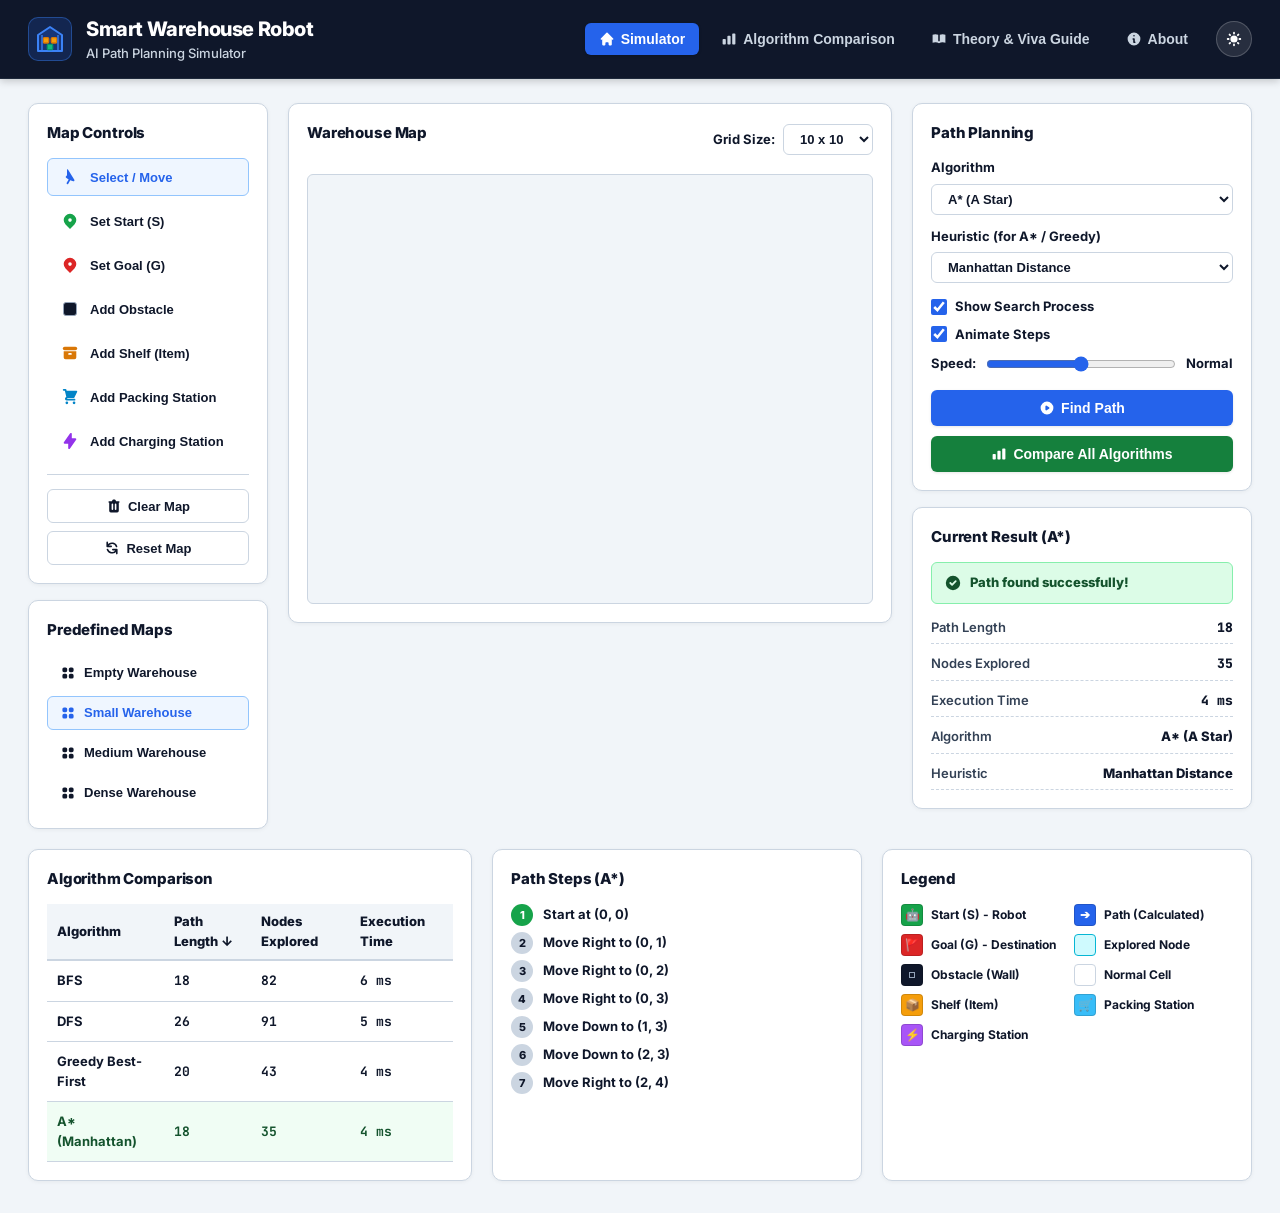
<file: templates/index.html>
<!DOCTYPE html>
<html lang="en">
<head>
    <meta charset="UTF-8">
    <meta name="viewport" content="width=device-width, initial-scale=1.0">
    <title>Smart Warehouse Robot — AI Path Planning Simulator</title>
    <link rel="preconnect" href="https://fonts.googleapis.com">
    <link rel="preconnect" href="https://fonts.gstatic.com" crossorigin>
    <link href="https://fonts.googleapis.com/css2?family=Inter:wght@400;500;600;700;800;900&family=JetBrains+Mono:wght@500;600;700;800&display=swap" rel="stylesheet">
    <link rel="stylesheet" href="/static/css/style.css">
</head>
<body class="theme-light">
    <!-- Main App Wrapper -->
    <div class="app-container">
        
        <!-- Header -->
        <header class="app-header">
            <div class="header-left">
                <div class="logo-badge">
                    <svg class="warehouse-icon" viewBox="0 0 48 48" fill="none" xmlns="http://www.w3.org/2000/svg">
                        <path d="M6 18L24 6L42 18V42H6V18Z" fill="#2563EB" opacity="0.25"/>
                        <path d="M6 18L24 6L42 18V42H6V18Z" stroke="#3B82F6" stroke-width="3" stroke-linecap="round" stroke-linejoin="round"/>
                        <rect x="14" y="22" width="8" height="8" rx="1.5" fill="#F59E0B" stroke="#D97706" stroke-width="2"/>
                        <rect x="26" y="22" width="8" height="8" rx="1.5" fill="#F59E0B" stroke="#D97706" stroke-width="2"/>
                        <rect x="20" y="32" width="8" height="8" rx="1.5" fill="#10B981" stroke="#059669" stroke-width="2"/>
                        <path d="M12 42V18M36 42V18" stroke="#3B82F6" stroke-width="2"/>
                    </svg>
                </div>
                <div class="brand-text">
                    <h1 class="brand-title">Smart Warehouse Robot</h1>
                    <p class="brand-subtitle">AI Path Planning Simulator</p>
                </div>
            </div>

            <!-- Clean Navigation Structure -->
            <nav class="header-nav">
                <button id="navSimulator" class="nav-btn active">
                    <svg viewBox="0 0 20 20" fill="currentColor" class="nav-icon"><path d="M10.707 2.293a1 1 0 00-1.414 0l-7 7a1 1 0 001.414 1.414L4 10.414V17a1 1 0 001 1h2a1 1 0 001-1v-2a1 1 0 011-1h2a1 1 0 011 1v2a1 1 0 001 1h2a1 1 0 001-1v-6.586l.293.293a1 1 0 001.414-1.414l-7-7z"/></svg>
                    Simulator
                </button>
                <button id="navComparison" class="nav-btn">
                    <svg viewBox="0 0 20 20" fill="currentColor" class="nav-icon"><path d="M2 11a1 1 0 011-1h2a1 1 0 011 1v5a1 1 0 01-1 1H3a1 1 0 01-1-1v-5zm6-4a1 1 0 011-1h2a1 1 0 011 1v9a1 1 0 01-1 1H9a1 1 0 01-1-1V7zm6-3a1 1 0 011-1h2a1 1 0 011 1v12a1 1 0 01-1 1h-2a1 1 0 01-1-1V4z"/></svg>
                    Algorithm Comparison
                </button>
                <button id="navTheory" class="nav-btn">
                    <svg viewBox="0 0 20 20" fill="currentColor" class="nav-icon"><path d="M9 4.804A7.968 7.968 0 005.5 4c-1.255 0-2.443.29-3.5.804v10A7.969 7.969 0 015.5 14c1.669 0 3.218.51 4.5 1.385A7.962 7.962 0 0114.5 14c1.255 0 2.443.29 3.5.804v-10A7.968 7.968 0 0014.5 4c-1.255 0-2.443.29-3.5.804V12a1 1 0 11-2 0V4.804z"/></svg>
                    Theory &amp; Viva Guide
                </button>
                <button id="navAbout" class="nav-btn">
                    <svg viewBox="0 0 20 20" fill="currentColor" class="nav-icon"><path fill-rule="evenodd" d="M18 10a8 8 0 11-16 0 8 8 0 0116 0zm-7-4a1 1 0 11-2 0 1 1 0 012 0zM9 9a1 1 0 000 2v3a1 1 0 001 1h1a1 1 0 100-2v-3a1 1 0 00-1-1H9z" clip-rule="evenodd"/></svg>
                    About
                </button>
                <button id="themeToggle" class="theme-btn" title="Toggle Light/Dark Theme">
                    <svg id="themeIcon" viewBox="0 0 20 20" fill="currentColor" class="theme-icon"><path fill-rule="evenodd" d="M10 2a1 1 0 011 1v1a1 1 0 11-2 0V3a1 1 0 011-1zm4 8a4 4 0 11-8 0 4 4 0 018 0zm-.464 4.95l.707.707a1 1 0 001.414-1.414l-.707-.707a1 1 0 00-1.414 1.414zm2.12-10.607a1 1 0 010 1.414l-.706.707a1 1 0 11-1.414-1.414l.707-.707a1 1 0 011.414 0zM17 11a1 1 0 100-2h-1a1 1 0 100 2h1zm-7 4a1 1 0 011 1v1a1 1 0 11-2 0v-1a1 1 0 011-1zM5.05 6.464A1 1 0 106.465 5.05l-.708-.707a1 1 0 00-1.414 1.414l.707.707zm1.414 8.486l-.707.707a1 1 0 01-1.414-1.414l.707-.707a1 1 0 011.414 1.414zM4 11a1 1 0 100-2H3a1 1 0 000 2h1z" clip-rule="evenodd"/></svg>
                </button>
            </nav>
        </header>

        <!-- Main Dashboard Layout -->
        <main class="dashboard-grid">
            
            <!-- Column 1: Map Tools & Presets -->
            <aside class="sidebar-left">
                <!-- Map Controls Card -->
                <div class="card map-controls-card">
                    <h2 class="card-heading">Map Controls</h2>
                    <div class="tools-list">
                        <button class="tool-btn active" data-tool="select">
                            <span class="tool-icon icon-select">
                                <svg viewBox="0 0 20 20" fill="currentColor"><path fill-rule="evenodd" d="M6.672 1.512a1 1 0 011.238.38l6.88 11.258a1 1 0 01-1.196 1.472l-3.327-.92-2.186 3.784a1 1 0 11-1.732-1l2.186-3.784-2.825-1.996a1 1 0 01-.038-1.614l1-1z" clip-rule="evenodd"/></svg>
                            </span>
                            <span class="tool-label">Select / Move</span>
                        </button>
                        <button class="tool-btn" data-tool="start">
                            <span class="tool-icon icon-start">
                                <svg viewBox="0 0 20 20" fill="currentColor"><path fill-rule="evenodd" d="M5.05 4.05a7 7 0 119.9 9.9L10 18.9l-4.95-4.95a7 7 0 010-9.9zM10 11a2 2 0 100-4 2 2 0 000 4z" clip-rule="evenodd"/></svg>
                            </span>
                            <span class="tool-label">Set Start (S)</span>
                        </button>
                        <button class="tool-btn" data-tool="goal">
                            <span class="tool-icon icon-goal">
                                <svg viewBox="0 0 20 20" fill="currentColor"><path fill-rule="evenodd" d="M5.05 4.05a7 7 0 119.9 9.9L10 18.9l-4.95-4.95a7 7 0 010-9.9zM10 11a2 2 0 100-4 2 2 0 000 4z" clip-rule="evenodd"/></svg>
                            </span>
                            <span class="tool-label">Set Goal (G)</span>
                        </button>
                        <button class="tool-btn" data-tool="obstacle">
                            <span class="tool-icon icon-obstacle">
                                <span class="obstacle-block"></span>
                            </span>
                            <span class="tool-label">Add Obstacle</span>
                        </button>
                        <button class="tool-btn" data-tool="shelf">
                            <span class="tool-icon icon-shelf">
                                <svg viewBox="0 0 20 20" fill="currentColor"><path d="M4 3a2 2 0 100 4h12a2 2 0 100-4H4z"/><path fill-rule="evenodd" d="M3 8h14v7a2 2 0 01-2 2H5a2 2 0 01-2-2V8zm5 3a1 1 0 011-1h2a1 1 0 110 2H9a1 1 0 01-1-1z" clip-rule="evenodd"/></svg>
                            </span>
                            <span class="tool-label">Add Shelf (Item)</span>
                        </button>
                        <button class="tool-btn" data-tool="packing">
                            <span class="tool-icon icon-packing">
                                <svg viewBox="0 0 20 20" fill="currentColor"><path d="M3 1a1 1 0 000 2h1.22l.305 1.222a.997.997 0 00.01.042l1.358 5.43-.893.892C3.74 11.846 4.632 14 6.414 14H15a1 1 0 100-2H6.414l1-1H14a1 1 0 00.894-.553l3-6A1 1 0 0017 3H6.28l-.33-1.32A1 1 0 005 1H3zM16 16.5a1.5 1.5 0 11-3 0 1.5 1.5 0 013 0zM6.5 18a1.5 1.5 0 100-3 1.5 1.5 0 000 3z"/></svg>
                            </span>
                            <span class="tool-label">Add Packing Station</span>
                        </button>
                        <button class="tool-btn" data-tool="charging">
                            <span class="tool-icon icon-charging">
                                <svg viewBox="0 0 20 20" fill="currentColor"><path fill-rule="evenodd" d="M11.3 1.046A1 1 0 0112 2v5h4a1 1 0 01.82 1.573l-7 10A1 1 0 018 18v-5H4a1 1 0 01-.82-1.573l7-10a1 1 0 011.12-.381z" clip-rule="evenodd"/></svg>
                            </span>
                            <span class="tool-label">Add Charging Station</span>
                        </button>
                    </div>

                    <div class="divider"></div>

                    <div class="action-buttons-list">
                        <button id="btnClearMap" class="action-btn">
                            <svg viewBox="0 0 20 20" fill="currentColor" class="btn-icon"><path fill-rule="evenodd" d="M9 2a1 1 0 00-.894.553L7.382 4H4a1 1 0 000 2v10a2 2 0 002 2h8a2 2 0 002-2V6a1 1 0 100-2h-3.382l-.724-1.447A1 1 0 0011 2H9zM7 8a1 1 0 012 0v6a1 1 0 11-2 0V8zm5-1a1 1 0 00-1 1v6a1 1 0 102 0V8a1 1 0 00-1-1z" clip-rule="evenodd"/></svg>
                            Clear Map
                        </button>
                        <button id="btnResetMap" class="action-btn">
                            <svg viewBox="0 0 20 20" fill="currentColor" class="btn-icon"><path fill-rule="evenodd" d="M4 2a1 1 0 011 1v2.101a7.002 7.002 0 0111.601 2.566 1 1 0 11-1.885.666A5.002 5.002 0 005.999 7H9a1 1 0 010 2H4a1 1 0 01-1-1V3a1 1 0 011-1zm.008 9.057a1 1 0 011.276.61A5.002 5.002 0 0014.001 13H11a1 1 0 110-2h5a1 1 0 011 1v5a1 1 0 11-2 0v-2.101a7.002 7.002 0 01-11.601-2.566 1 1 0 01.61-1.276z" clip-rule="evenodd"/></svg>
                            Reset Map
                        </button>
                    </div>
                </div>

                <!-- Predefined Maps Card -->
                <div class="card predefined-maps-card">
                    <h2 class="card-heading">Predefined Maps</h2>
                    <div class="presets-list">
                        <button class="preset-btn" data-preset="empty">
                            <svg viewBox="0 0 20 20" fill="currentColor" class="preset-icon"><path d="M5 3a2 2 0 00-2 2v2a2 2 0 002 2h2a2 2 0 002-2V5a2 2 0 00-2-2H5zM5 11a2 2 0 00-2 2v2a2 2 0 002 2h2a2 2 0 002-2v-2a2 2 0 00-2-2H5zM11 5a2 2 0 012-2h2a2 2 0 012 2v2a2 2 0 01-2 2h-2a2 2 0 01-2-2V5zM11 13a2 2 0 012-2h2a2 2 0 012 2v2a2 2 0 01-2 2h-2a2 2 0 01-2-2v-2z"/></svg>
                            Empty Warehouse
                        </button>
                        <button class="preset-btn active" data-preset="small">
                            <svg viewBox="0 0 20 20" fill="currentColor" class="preset-icon"><path d="M5 3a2 2 0 00-2 2v2a2 2 0 002 2h2a2 2 0 002-2V5a2 2 0 00-2-2H5zM5 11a2 2 0 00-2 2v2a2 2 0 002 2h2a2 2 0 002-2v-2a2 2 0 00-2-2H5zM11 5a2 2 0 012-2h2a2 2 0 012 2v2a2 2 0 01-2 2h-2a2 2 0 01-2-2V5zM11 13a2 2 0 012-2h2a2 2 0 012 2v2a2 2 0 01-2 2h-2a2 2 0 01-2-2v-2z"/></svg>
                            Small Warehouse
                        </button>
                        <button class="preset-btn" data-preset="medium">
                            <svg viewBox="0 0 20 20" fill="currentColor" class="preset-icon"><path d="M5 3a2 2 0 00-2 2v2a2 2 0 002 2h2a2 2 0 002-2V5a2 2 0 00-2-2H5zM5 11a2 2 0 00-2 2v2a2 2 0 002 2h2a2 2 0 002-2v-2a2 2 0 00-2-2H5zM11 5a2 2 0 012-2h2a2 2 0 012 2v2a2 2 0 01-2 2h-2a2 2 0 01-2-2V5zM11 13a2 2 0 012-2h2a2 2 0 012 2v2a2 2 0 01-2 2h-2a2 2 0 01-2-2v-2z"/></svg>
                            Medium Warehouse
                        </button>
                        <button class="preset-btn" data-preset="dense">
                            <svg viewBox="0 0 20 20" fill="currentColor" class="preset-icon"><path d="M5 3a2 2 0 00-2 2v2a2 2 0 002 2h2a2 2 0 002-2V5a2 2 0 00-2-2H5zM5 11a2 2 0 00-2 2v2a2 2 0 002 2h2a2 2 0 002-2v-2a2 2 0 00-2-2H5zM11 5a2 2 0 012-2h2a2 2 0 012 2v2a2 2 0 01-2 2h-2a2 2 0 01-2-2V5zM11 13a2 2 0 012-2h2a2 2 0 012 2v2a2 2 0 01-2 2h-2a2 2 0 01-2-2v-2z"/></svg>
                            Dense Warehouse
                        </button>
                    </div>
                </div>
            </aside>

            <!-- Column 2: Center Warehouse Grid -->
            <section class="main-workspace">
                <div class="card grid-card">
                    <div class="grid-card-header">
                        <h2 class="card-heading">Warehouse Map</h2>
                        <div class="grid-size-selector">
                            <label for="selectGridSize">Grid Size:</label>
                            <select id="selectGridSize" class="custom-select">
                                <option value="4x4">4 x 4</option>
                                <option value="5x5">5 x 5</option>
                                <option value="6x6">6 x 6</option>
                                <option value="10x10" selected>10 x 10</option>
                            </select>
                        </div>
                    </div>

                    <!-- Interactive Grid Container -->
                    <div class="grid-wrapper">
                        <div id="warehouseGrid" class="warehouse-grid" role="grid" aria-label="Warehouse Navigation Grid">
                            <!-- Cells dynamically rendered via JavaScript -->
                        </div>
                    </div>
                </div>
            </section>

            <!-- Column 3: Path Planning & Results -->
            <aside class="sidebar-right">
                <!-- Path Planning Controls Card -->
                <div class="card planning-card">
                    <h2 class="card-heading">Path Planning</h2>
                    
                    <div class="form-group">
                        <label for="selectAlgorithm">Algorithm</label>
                        <select id="selectAlgorithm" class="custom-select full-width">
                            <option value="astar" selected>A* (A Star)</option>
                            <option value="bfs">Breadth-First Search (BFS)</option>
                            <option value="dfs">Depth-First Search (DFS)</option>
                            <option value="greedy">Greedy Best-First Search</option>
                        </select>
                    </div>

                    <div class="form-group" id="heuristicGroup">
                        <label for="selectHeuristic">Heuristic (for A* / Greedy)</label>
                        <select id="selectHeuristic" class="custom-select full-width">
                            <option value="manhattan" selected>Manhattan Distance</option>
                            <option value="euclidean">Euclidean Distance</option>
                            <option value="chebyshev">Chebyshev Distance</option>
                        </select>
                    </div>

                    <div class="options-row">
                        <label class="checkbox-label">
                            <input type="checkbox" id="chkShowSearchProcess" checked>
                            <span>Show Search Process</span>
                        </label>
                        <label class="checkbox-label">
                            <input type="checkbox" id="chkAnimateSteps" checked>
                            <span>Animate Steps</span>
                        </label>
                    </div>

                    <div class="speed-control-row">
                        <label for="speedSlider">Speed:</label>
                        <input type="range" id="speedSlider" min="1" max="5" value="3" class="slider">
                        <span id="speedValueText">Normal</span>
                    </div>

                    <div class="primary-actions">
                        <button id="btnFindPath" class="btn-primary">
                            <svg viewBox="0 0 20 20" fill="currentColor" class="btn-icon"><path fill-rule="evenodd" d="M10 18a8 8 0 100-16 8 8 0 000 16zM9.555 7.168A1 1 0 008 8v4a1 1 0 001.555.832l3-2a1 1 0 000-1.664l-3-2z" clip-rule="evenodd"/></svg>
                            Find Path
                        </button>
                        <button id="btnCompareAll" class="btn-success">
                            <svg viewBox="0 0 20 20" fill="currentColor" class="btn-icon"><path d="M2 11a1 1 0 011-1h2a1 1 0 011 1v5a1 1 0 01-1 1H3a1 1 0 01-1-1v-5zm6-4a1 1 0 011-1h2a1 1 0 011 1v9a1 1 0 01-1 1H9a1 1 0 01-1-1V7zm6-3a1 1 0 011-1h2a1 1 0 011 1v12a1 1 0 01-1 1h-2a1 1 0 01-1-1V4z"/></svg>
                            Compare All Algorithms
                        </button>
                    </div>
                </div>

                <!-- Current Result Card -->
                <div class="card result-card">
                    <h2 id="resultHeading" class="card-heading">Current Result (A*)</h2>
                    
                    <div id="statusBanner" class="status-banner banner-success">
                        <svg class="status-icon" viewBox="0 0 20 20" fill="currentColor"><path fill-rule="evenodd" d="M10 18a8 8 0 100-16 8 8 0 000 16zm3.707-9.293a1 1 0 00-1.414-1.414L9 10.586 7.707 9.293a1 1 0 00-1.414 1.414l2 2a1 1 0 001.414 0l4-4z" clip-rule="evenodd"/></svg>
                        <span id="statusMessage">Path found successfully!</span>
                    </div>

                    <div class="metrics-table">
                        <div class="metric-row">
                            <span class="metric-label">Path Length</span>
                            <span id="statPathLength" class="metric-value font-mono">18</span>
                        </div>
                        <div class="metric-row">
                            <span class="metric-label">Nodes Explored</span>
                            <span id="statNodesExplored" class="metric-value font-mono">35</span>
                        </div>
                        <div class="metric-row">
                            <span class="metric-label">Execution Time</span>
                            <span id="statExecTime" class="metric-value font-mono">4 ms</span>
                        </div>
                        <div class="metric-row">
                            <span class="metric-label">Algorithm</span>
                            <span id="statAlgorithm" class="metric-value">A* (A Star)</span>
                        </div>
                        <div class="metric-row">
                            <span class="metric-label">Heuristic</span>
                            <span id="statHeuristic" class="metric-value">Manhattan Distance</span>
                        </div>
                    </div>
                </div>
            </aside>
        </main>

        <!-- Bottom Row (3 Equal Cards) -->
        <section class="bottom-section">
            
            <!-- Bottom 1: Algorithm Comparison Table -->
            <div id="comparison-section" class="card comparison-card">
                <h3 class="card-heading">Algorithm Comparison</h3>
                <div class="table-container">
                    <table class="data-table">
                        <thead>
                            <tr>
                                <th>Algorithm</th>
                                <th>Path Length &darr;</th>
                                <th>Nodes Explored</th>
                                <th>Execution Time</th>
                            </tr>
                        </thead>
                        <tbody id="comparisonTableBody">
                            <tr id="rowBfs">
                                <td>BFS</td>
                                <td class="cost-cell">18</td>
                                <td>82</td>
                                <td>6 ms</td>
                            </tr>
                            <tr id="rowDfs">
                                <td>DFS</td>
                                <td class="cost-cell">26</td>
                                <td>91</td>
                                <td>5 ms</td>
                            </tr>
                            <tr id="rowGreedy">
                                <td>Greedy Best-First</td>
                                <td class="cost-cell">20</td>
                                <td>43</td>
                                <td>4 ms</td>
                            </tr>
                            <tr id="rowAstar" class="highlight-row">
                                <td><strong>A* (Manhattan)</strong></td>
                                <td class="cost-cell"><strong>18</strong></td>
                                <td><strong>35</strong></td>
                                <td><strong>4 ms</strong></td>
                            </tr>
                        </tbody>
                    </table>
                </div>
            </div>

            <!-- Bottom 2: Path Steps -->
            <div class="card path-steps-card">
                <h3 id="pathStepsHeading" class="card-heading">Path Steps (A*)</h3>
                <div id="stepsList" class="steps-container">
                    <div class="step-item">
                        <span class="step-num step-start">1</span>
                        <span class="step-desc">Start at (0, 0)</span>
                    </div>
                    <div class="step-item">
                        <span class="step-num">2</span>
                        <span class="step-desc">Move Right to (0, 1)</span>
                    </div>
                    <div class="step-item">
                        <span class="step-num">3</span>
                        <span class="step-desc">Move Right to (0, 2)</span>
                    </div>
                    <div class="step-item">
                        <span class="step-num">4</span>
                        <span class="step-desc">Move Right to (0, 3)</span>
                    </div>
                    <div class="step-item">
                        <span class="step-num">5</span>
                        <span class="step-desc">Move Down to (1, 3)</span>
                    </div>
                    <div class="step-item">
                        <span class="step-num">6</span>
                        <span class="step-desc">Move Down to (2, 3)</span>
                    </div>
                    <div class="step-item">
                        <span class="step-num">7</span>
                        <span class="step-desc">Move Right to (2, 4)</span>
                    </div>
                </div>
            </div>

            <!-- Bottom 3: Legend (High Contrast) -->
            <div class="card legend-card">
                <h3 class="card-heading">Legend</h3>
                <div class="legend-grid">
                    <div class="legend-item">
                        <span class="legend-swatch swatch-start">
                            <span class="robot-mini-icon">🤖</span>
                        </span>
                        <span class="legend-label">Start (S) - Robot</span>
                    </div>
                    <div class="legend-item">
                        <span class="legend-swatch swatch-path">
                            <span style="font-weight: 900; color: #fff;">➔</span>
                        </span>
                        <span class="legend-label">Path (Calculated)</span>
                    </div>
                    <div class="legend-item">
                        <span class="legend-swatch swatch-goal">
                            <span class="flag-mini-icon">🚩</span>
                        </span>
                        <span class="legend-label">Goal (G) - Destination</span>
                    </div>
                    <div class="legend-item">
                        <span class="legend-swatch swatch-explored"></span>
                        <span class="legend-label">Explored Node</span>
                    </div>
                    <div class="legend-item">
                        <span class="legend-swatch swatch-obstacle">
                            <span style="display:inline-block; width:6px; height:6px; border:1px solid #94a3b8;"></span>
                        </span>
                        <span class="legend-label">Obstacle (Wall)</span>
                    </div>
                    <div class="legend-item">
                        <span class="legend-swatch swatch-normal"></span>
                        <span class="legend-label">Normal Cell</span>
                    </div>
                    <div class="legend-item">
                        <span class="legend-swatch swatch-shelf">
                            <span class="shelf-mini-icon">📦</span>
                        </span>
                        <span class="legend-label">Shelf (Item)</span>
                    </div>
                    <div class="legend-item">
                        <span class="legend-swatch swatch-packing">
                            <span class="cart-mini-icon">🛒</span>
                        </span>
                        <span class="legend-label">Packing Station</span>
                    </div>
                    <div class="legend-item">
                        <span class="legend-swatch swatch-charging">
                            <span class="bolt-mini-icon">⚡</span>
                        </span>
                        <span class="legend-label">Charging Station</span>
                    </div>
                </div>
            </div>
        </section>

        <!-- 1. COMPLETE ABOUT MODAL -->
        <div id="aboutModal" class="modal-backdrop" style="display: none;">
            <div class="modal-dialog">
                <div class="modal-header">
                    <h3 class="modal-title">About Smart Warehouse Robot</h3>
                    <button id="btnCloseAboutModal" class="modal-close-btn">&times;</button>
                </div>
                <div class="modal-body" style="display: flex; flex-direction: column; gap: 18px;">
                    <div>
                        <h4 style="color: var(--primary-blue); font-size: 1rem; font-weight: 800; margin-bottom: 6px;">Project Overview</h4>
                        <p style="font-size: 0.85rem; font-weight: 500; line-height: 1.6;">
                            Smart Warehouse Robot is an educational AI path-planning simulator developed for computer engineering students. It simulates an autonomous mobile warehouse robot navigating a 2D floor grid while avoiding obstacles and storage shelves.
                        </p>
                    </div>

                    <div style="background: var(--bg-page); padding: 14px; border-radius: var(--radius-md); border: 1px solid var(--border-color);">
                        <h4 style="font-size: 0.9rem; font-weight: 800; margin-bottom: 6px;">Key Educational Objectives</h4>
                        <ul style="font-size: 0.8rem; font-weight: 600; padding-left: 18px; line-height: 1.6;">
                            <li>Demonstrate classical AI search algorithms (uninformed vs. informed).</li>
                            <li>Visualize robot navigation and path wavefronts in real time.</li>
                            <li>Empirically benchmark and compare algorithm performance.</li>
                            <li>Understand the role and mathematical admissibility of heuristics in discrete grid search.</li>
                        </ul>
                    </div>

                    <div>
                        <h4 style="font-size: 0.9rem; font-weight: 800; margin-bottom: 8px;">Technology Stack</h4>
                        <div style="display: grid; grid-template-columns: repeat(auto-fit, minmax(130px, 1fr)); gap: 10px;">
                            <div style="background: var(--bg-page); padding: 10px; border-radius: var(--radius-sm); border: 1px solid var(--border-color); font-size: 0.75rem;">
                                <strong style="color: var(--primary-blue); display: block; margin-bottom: 4px;">Python 3</strong>
                                AI search engines using deque and heapq.
                            </div>
                            <div style="background: var(--bg-page); padding: 10px; border-radius: var(--radius-sm); border: 1px solid var(--border-color); font-size: 0.75rem;">
                                <strong style="color: var(--success-green); display: block; margin-bottom: 4px;">Flask</strong>
                                REST API routes for pathfinding and benchmarking.
                            </div>
                            <div style="background: var(--bg-page); padding: 10px; border-radius: var(--radius-sm); border: 1px solid var(--border-color); font-size: 0.75rem;">
                                <strong style="color: #d97706; display: block; margin-bottom: 4px;">HTML5</strong>
                                Semantic page structure and accessible layout.
                            </div>
                            <div style="background: var(--bg-page); padding: 10px; border-radius: var(--radius-sm); border: 1px solid var(--border-color); font-size: 0.75rem;">
                                <strong style="color: #7c3aed; display: block; margin-bottom: 4px;">CSS3</strong>
                                High-contrast WCAG AA responsive design.
                            </div>
                            <div style="background: var(--bg-page); padding: 10px; border-radius: var(--radius-sm); border: 1px solid var(--border-color); font-size: 0.75rem;">
                                <strong style="color: #0284c7; display: block; margin-bottom: 4px;">Vanilla JS</strong>
                                Fetch API communication and grid animations.
                            </div>
                        </div>
                    </div>

                    <div>
                        <h4 style="font-size: 0.9rem; font-weight: 800; margin-bottom: 6px;">How to Use (8-Step Guide)</h4>
                        <ol style="font-size: 0.8rem; font-weight: 600; padding-left: 20px; line-height: 1.6;">
                            <li>Select a warehouse grid size (4×4, 5×5, 6×6, or 10×10).</li>
                            <li>Choose a map preset or draw a custom floor plan.</li>
                            <li>Set the robot start (S) and destination goal (G).</li>
                            <li>Place obstacles (blocked walls) and shelves (items).</li>
                            <li>Choose an AI search algorithm and distance heuristic.</li>
                            <li>Click "Find Path" to execute the algorithm in Python.</li>
                            <li>View explored nodes, the final route, and performance metrics.</li>
                            <li>Click "Compare All Algorithms" to compare empirical results side-by-side.</li>
                        </ol>
                    </div>

                    <div style="background: rgba(245, 158, 11, 0.1); border: 1px solid #f59e0b; padding: 12px; border-radius: var(--radius-sm); font-size: 0.8rem; font-weight: 600;">
                        <strong>Scope & Limitations:</strong> This application is a software simulation, not a physical hardware controller. Execution times in milliseconds vary according to local computer specs and thread load.
                    </div>

                    <div style="display: flex; justify-content: space-between; align-items: center; border-top: 1px solid var(--border-color); padding-top: 14px;">
                        <span style="font-size: 0.8rem; font-weight: 600; color: var(--text-muted);">College submission bundle:</span>
                        <a href="/api/download-project" download="smart-warehouse-ai-project.zip" class="btn-primary" style="text-decoration: none; padding: 8px 16px; font-size: 0.8rem;">
                            Download Project .ZIP
                        </a>
                    </div>
                </div>
            </div>
        </div>

        <!-- 2. REDESIGNED THEORY & VIVA GUIDE MODAL -->
        <div id="theoryModal" class="modal-backdrop" style="display: none;">
            <div class="modal-dialog">
                <div class="modal-header">
                    <h3 class="modal-title">AI Search Theory &amp; Viva Voce Guide</h3>
                    <button id="btnCloseModal" class="modal-close-btn">&times;</button>
                </div>
                <div class="modal-body" style="display: flex; flex-direction: column; gap: 16px;">
                    
                    <!-- 4 Distinct Algorithm Cards -->
                    <div style="display: grid; grid-template-columns: repeat(auto-fit, minmax(280px, 1fr)); gap: 12px;">
                        <div class="theory-card" style="border-left: 5px solid #2563eb;">
                            <h4 style="color: #2563eb;">1. Breadth-First Search (BFS)</h4>
                            <p><strong>Concept:</strong> Explores level-by-level outward from start.</p>
                            <p><strong>Frontier:</strong> FIFO Queue (<code>collections.deque</code>)</p>
                            <p><strong>Optimality:</strong> Guaranteed shortest path on unweighted grid.</p>
                            <p><strong>Complexity:</strong> Time: O(V + E), Space: O(V)</p>
                        </div>

                        <div class="theory-card" style="border-left: 5px solid #9333ea;">
                            <h4 style="color: #9333ea;">2. Depth-First Search (DFS)</h4>
                            <p><strong>Concept:</strong> Explores deeply along one branch before backtracking.</p>
                            <p><strong>Frontier:</strong> LIFO Stack (Python list <code>pop()</code>)</p>
                            <p><strong>Optimality:</strong> Not guaranteed (frequently finds non-optimal detours).</p>
                            <p><strong>Complexity:</strong> Time: O(V + E), Space: O(V)</p>
                        </div>

                        <div class="theory-card" style="border-left: 5px solid #d97706;">
                            <h4 style="color: #d97706;">3. Greedy Best-First Search</h4>
                            <p><strong>Concept:</strong> Prioritizes nodes closest to destination using h(n).</p>
                            <p><strong>Frontier:</strong> Priority Queue (<code>heapq</code> sorted by h(n))</p>
                            <p><strong>Optimality:</strong> Not guaranteed (can be misled by obstacles).</p>
                            <p><strong>Evaluation:</strong> f(n) = h(n)</p>
                        </div>

                        <div class="theory-card" style="border-left: 5px solid #16a34a;">
                            <h4 style="color: #16a34a;">4. A* Search (A Star)</h4>
                            <p><strong>Concept:</strong> Combines past cost g(n) with estimated remaining cost h(n).</p>
                            <p><strong>Frontier:</strong> Priority Queue (<code>heapq</code> sorted by f(n))</p>
                            <p><strong>Optimality:</strong> Guaranteed optimal with admissible heuristic.</p>
                            <p><strong>Formula:</strong> <code>f(n) = g(n) + h(n)</code></p>
                        </div>
                    </div>

                    <!-- Formulas Box -->
                    <div style="background: #0f172a; color: #fff; padding: 14px; border-radius: var(--radius-md); font-family: var(--font-mono); font-size: 0.8rem;">
                        <p style="color: #4ade80; font-weight: bold; margin-bottom: 4px;">f(n) = g(n) + h(n)</p>
                        <p style="font-family: var(--font-sans); color: #cbd5e1; font-size: 0.75rem; margin-bottom: 8px;">
                            g(n) = actual cost from start to cell n. &nbsp;|&nbsp; h(n) = estimated heuristic cost to goal.
                        </p>
                        <p style="color: #38bdf8; font-weight: bold; margin-bottom: 4px;">Manhattan Distance: h(n) = |r - r_goal| + |c - c_goal|</p>
                        <p style="font-family: var(--font-sans); color: #cbd5e1; font-size: 0.75rem;">
                            Exact minimum orthogonal moves on 4-directional grids without diagonal steps (admissible and consistent).
                        </p>
                    </div>

                    <!-- Comparison Table -->
                    <div>
                        <h4 style="font-size: 0.9rem; font-weight: 800; margin-bottom: 6px;">Algorithm Comparison Summary</h4>
                        <table class="data-table" style="border: 1px solid var(--border-color); border-radius: var(--radius-sm); font-size: 0.75rem;">
                            <thead>
                                <tr>
                                    <th>Algorithm</th>
                                    <th>Data Structure</th>
                                    <th>Shortest Path Guaranteed?</th>
                                    <th>Main Idea</th>
                                </tr>
                            </thead>
                            <tbody>
                                <tr>
                                    <td style="color: #2563eb; font-weight: bold;">BFS</td>
                                    <td>Queue</td>
                                    <td style="color: var(--success-green); font-weight: bold;">Yes (unweighted grid)</td>
                                    <td>Explore level by level</td>
                                </tr>
                                <tr>
                                    <td style="color: #9333ea; font-weight: bold;">DFS</td>
                                    <td>Stack</td>
                                    <td style="color: var(--danger-red); font-weight: bold;">No</td>
                                    <td>Explore deeply, then backtrack</td>
                                </tr>
                                <tr>
                                    <td style="color: #d97706; font-weight: bold;">Greedy Best-First</td>
                                    <td>Priority queue</td>
                                    <td style="color: var(--danger-red); font-weight: bold;">No</td>
                                    <td>Move toward the estimated goal</td>
                                </tr>
                                <tr style="background: rgba(22, 163, 74, 0.1);">
                                    <td style="color: #16a34a; font-weight: 900;">A*</td>
                                    <td>Priority queue</td>
                                    <td style="color: var(--success-green); font-weight: 900;">Yes (under appropriate conditions)</td>
                                    <td>Combine actual and estimated cost</td>
                                </tr>
                            </tbody>
                        </table>
                    </div>

                    <!-- 13 Viva Questions -->
                    <div>
                        <h4 style="font-size: 0.9rem; font-weight: 800; margin-bottom: 6px;">13 Viva Voce Questions &amp; Model Answers</h4>
                        <div id="vivaList" style="display: flex; flex-direction: column; gap: 8px;">
                            <!-- Populated dynamically via JS with click-to-expand accordion -->
                        </div>
                    </div>

                </div>
            </div>
        </div>

    </div>

    <!-- Script loading -->
    <script src="/static/js/script.js"></script>
</body>
</html>
</file>
<file: static/css/style.css>
/* ==========================================================================
   Smart Warehouse Robot — High-Contrast Modern Dashboard Stylesheet
   WCAG AA Compliant • Light & Dark Themes
   ========================================================================== */

:root {
    --bg-page: #f1f5f9;
    --bg-card: #ffffff;
    --border-color: #cbd5e1;
    --border-subtle: #94a3b8;
    
    /* High Contrast Typography */
    --text-main: #0f172a;
    --text-secondary: #1e293b;
    --text-muted: #334155;
    --text-heading: #0f172a;
    
    --header-bg: #0f172a;
    --header-border: #1e293b;
    
    --primary-blue: #2563eb;
    --primary-blue-hover: #1d4ed8;
    --primary-blue-light: #eff6ff;
    --primary-blue-border: #93c5fd;
    
    --success-green: #15803d;
    --success-green-hover: #166534;
    --success-green-light: #dcfce7;
    --success-green-text: #14532d;
    
    --danger-red: #dc2626;
    --danger-red-light: #fee2e2;
    --danger-red-text: #7f1d1d;
    
    /* Warehouse Elements */
    --obstacle-color: #0f172a;
    --obstacle-border: #020617;
    --shelf-color: #f59e0b;
    --shelf-border: #d97706;
    --packing-color: #38bdf8;
    --charging-color: #a855f7;
    --explored-color: #cffafe;
    --path-color: #2563eb;

    --font-sans: 'Inter', -apple-system, BlinkMacSystemFont, "Segoe UI", Roboto, sans-serif;
    --font-mono: 'JetBrains Mono', monospace;
    --radius-sm: 6px;
    --radius-md: 10px;
    --radius-lg: 14px;
}

body.theme-dark {
    --bg-page: #0b1329;
    --bg-card: #131f37;
    --border-color: #334155;
    --border-subtle: #475569;
    
    --text-main: #f8fafc;
    --text-secondary: #e2e8f0;
    --text-muted: #94a3b8;
    --text-heading: #ffffff;
    
    --header-bg: #080e1e;
    --header-border: #1e293b;
    
    --primary-blue: #3b82f6;
    --primary-blue-hover: #2563eb;
    --primary-blue-light: #172554;
    --primary-blue-border: #1d4ed8;
    
    --obstacle-color: #475569;
    --obstacle-border: #64748b;
    --explored-color: #083344;
    --path-color: #2563eb;
}

* {
    box-sizing: border-box;
    margin: 0;
    padding: 0;
}

body {
    background-color: var(--bg-page);
    color: var(--text-main);
    font-family: var(--font-sans);
    line-height: 1.5;
    min-height: 100vh;
    transition: background-color 0.2s ease, color 0.2s ease;
}

.app-container {
    max-width: 1440px;
    margin: 0 auto;
    padding-bottom: 32px;
}

/* ==========================================================================
   Header Navigation
   ========================================================================== */

.app-header {
    background-color: var(--header-bg);
    border-bottom: 1px solid var(--header-border);
    color: #ffffff;
    display: flex;
    justify-content: space-between;
    align-items: center;
    padding: 14px 28px;
    position: sticky;
    top: 0;
    z-index: 50;
    box-shadow: 0 2px 8px rgba(0, 0, 0, 0.2);
}

.header-left {
    display: flex;
    align-items: center;
    gap: 14px;
}

.logo-badge {
    width: 44px;
    height: 44px;
    background: rgba(37, 99, 235, 0.2);
    border: 1px solid rgba(59, 130, 246, 0.4);
    border-radius: var(--radius-md);
    display: flex;
    align-items: center;
    justify-content: center;
}

.warehouse-icon {
    width: 32px;
    height: 32px;
}

.brand-title {
    font-size: 1.25rem;
    font-weight: 800;
    letter-spacing: -0.02em;
    color: #ffffff;
}

.brand-subtitle {
    font-size: 0.8125rem;
    color: #cbd5e1;
    font-weight: 500;
}

.header-nav {
    display: flex;
    align-items: center;
    gap: 8px;
}

.nav-btn {
    background: transparent;
    color: #cbd5e1;
    border: none;
    font-size: 0.875rem;
    font-weight: 700;
    padding: 8px 14px;
    border-radius: var(--radius-sm);
    cursor: pointer;
    display: flex;
    align-items: center;
    gap: 6px;
    transition: all 0.15s ease;
}

.nav-btn:hover {
    color: #ffffff;
    background: rgba(255, 255, 255, 0.12);
}

.nav-btn.active {
    background: #2563eb;
    color: #ffffff;
    box-shadow: 0 1px 3px rgba(0, 0, 0, 0.2);
}

.nav-icon {
    width: 16px;
    height: 16px;
}

.theme-btn {
    background: rgba(255, 255, 255, 0.1);
    color: #ffffff;
    border: 1px solid rgba(255, 255, 255, 0.2);
    width: 36px;
    height: 36px;
    border-radius: 50%;
    cursor: pointer;
    display: flex;
    align-items: center;
    justify-content: center;
    transition: all 0.15s ease;
    margin-left: 6px;
}

.theme-btn:hover {
    background: rgba(255, 255, 255, 0.25);
}

.theme-icon {
    width: 18px;
    height: 18px;
}

/* ==========================================================================
   Dashboard Grid Layout
   ========================================================================== */

.dashboard-grid {
    display: grid;
    grid-template-columns: 240px 1fr 340px;
    gap: 20px;
    padding: 24px 28px 20px;
    align-items: start;
}

.card {
    background: var(--bg-card);
    border: 1px solid var(--border-color);
    border-radius: var(--radius-md);
    padding: 18px;
    box-shadow: 0 1px 4px rgba(0, 0, 0, 0.05);
}

.card-heading {
    font-size: 0.9375rem;
    font-weight: 800;
    color: var(--text-heading);
    margin-bottom: 14px;
    letter-spacing: -0.01em;
}

.divider {
    height: 1px;
    background: var(--border-color);
    margin: 14px 0;
}

/* ==========================================================================
   Sidebar Left: Map Controls & Presets
   ========================================================================== */

.sidebar-left {
    display: flex;
    flex-direction: column;
    gap: 16px;
}

.tools-list {
    display: flex;
    flex-direction: column;
    gap: 6px;
}

.tool-btn {
    display: flex;
    align-items: center;
    gap: 10px;
    width: 100%;
    padding: 8px 12px;
    background: transparent;
    border: 1px solid transparent;
    border-radius: var(--radius-sm);
    font-size: 0.8125rem;
    font-weight: 700;
    color: var(--text-main);
    cursor: pointer;
    transition: all 0.15s ease;
    text-align: left;
}

.tool-btn:hover {
    background: var(--bg-page);
}

.tool-btn.active {
    background: var(--primary-blue-light);
    border-color: var(--primary-blue-border);
    color: var(--primary-blue);
    font-weight: 800;
}

.tool-icon {
    width: 20px;
    height: 20px;
    display: flex;
    align-items: center;
    justify-content: center;
}

.tool-icon svg {
    width: 18px;
    height: 18px;
}

.icon-start { color: #16a34a; }
.icon-goal { color: #dc2626; }
.icon-shelf { color: #d97706; }
.icon-packing { color: #0284c7; }
.icon-charging { color: #9333ea; }

.obstacle-block {
    display: inline-block;
    width: 14px;
    height: 14px;
    background: var(--obstacle-color);
    border: 1px solid var(--border-subtle);
    border-radius: 3px;
}

.action-buttons-list {
    display: flex;
    flex-direction: column;
    gap: 8px;
}

.action-btn {
    display: flex;
    align-items: center;
    justify-content: center;
    gap: 6px;
    width: 100%;
    padding: 8px;
    background: var(--bg-card);
    border: 1px solid var(--border-color);
    border-radius: var(--radius-sm);
    font-size: 0.8125rem;
    font-weight: 700;
    color: var(--text-main);
    cursor: pointer;
    transition: all 0.15s ease;
}

.action-btn:hover {
    background: var(--bg-page);
    border-color: var(--border-subtle);
}

.btn-icon {
    width: 16px;
    height: 16px;
}

.presets-list {
    display: flex;
    flex-direction: column;
    gap: 6px;
}

.preset-btn {
    display: flex;
    align-items: center;
    gap: 8px;
    width: 100%;
    padding: 8px 12px;
    background: transparent;
    border: 1px solid transparent;
    border-radius: var(--radius-sm);
    font-size: 0.8125rem;
    font-weight: 700;
    color: var(--text-main);
    cursor: pointer;
    transition: all 0.15s ease;
}

.preset-btn:hover {
    background: var(--bg-page);
}

.preset-btn.active {
    background: var(--primary-blue-light);
    border-color: var(--primary-blue-border);
    color: var(--primary-blue);
    font-weight: 800;
}

.preset-icon {
    width: 16px;
    height: 16px;
}

/* ==========================================================================
   Center Panel: Warehouse Grid
   ========================================================================== */

.main-workspace {
    display: flex;
    flex-direction: column;
}

.grid-card {
    min-height: 520px;
    display: flex;
    flex-direction: column;
}

.grid-card-header {
    display: flex;
    justify-content: space-between;
    align-items: center;
    margin-bottom: 16px;
}

.grid-size-selector {
    display: flex;
    align-items: center;
    gap: 8px;
    font-size: 0.8125rem;
    font-weight: 700;
    color: var(--text-main);
}

.custom-select {
    background: var(--bg-card);
    border: 1px solid var(--border-color);
    border-radius: var(--radius-sm);
    padding: 6px 12px;
    font-size: 0.8125rem;
    font-weight: 700;
    color: var(--text-main);
    outline: none;
    cursor: pointer;
}

.custom-select:focus {
    border-color: var(--primary-blue);
    box-shadow: 0 0 0 2px var(--primary-blue-border);
}

.full-width {
    width: 100%;
}

.grid-wrapper {
    flex: 1;
    display: flex;
    align-items: center;
    justify-content: center;
    background: var(--bg-page);
    border: 1px solid var(--border-color);
    border-radius: var(--radius-sm);
    padding: 16px;
    overflow: auto;
}

.warehouse-grid {
    display: grid;
    gap: 5px;
    user-select: none;
}

.grid-cell {
    width: 44px;
    height: 44px;
    background: var(--bg-card);
    border: 1px solid var(--border-color);
    border-radius: 6px;
    display: flex;
    align-items: center;
    justify-content: center;
    font-size: 1.1rem;
    font-weight: 800;
    cursor: pointer;
    transition: transform 0.1s ease, background 0.15s ease;
    position: relative;
}

.grid-cell:hover {
    transform: scale(1.06);
    z-index: 5;
    border-color: var(--primary-blue);
}

/* High-Contrast Cell System */
.grid-cell.cell-start {
    background: #16a34a !important;
    border-color: #15803d !important;
    color: #ffffff !important;
}

.grid-cell.cell-goal {
    background: #dc2626 !important;
    border-color: #b91c1c !important;
    color: #ffffff !important;
}

.grid-cell.cell-obstacle {
    background: var(--obstacle-color) !important;
    border-color: var(--obstacle-border) !important;
}

.grid-cell.cell-shelf {
    background: var(--shelf-color) !important;
    border-color: var(--shelf-border) !important;
}

.grid-cell.cell-packing {
    background: var(--packing-color) !important;
    border-color: #0284c7 !important;
}

.grid-cell.cell-charging {
    background: var(--charging-color) !important;
    border-color: #7e22ce !important;
}

.grid-cell.cell-explored {
    background: var(--explored-color);
    border-color: #06b6d4;
    animation: pulseExplored 0.3s ease;
}

.grid-cell.cell-path {
    background: var(--path-color) !important;
    border-color: #1d4ed8 !important;
    color: #ffffff !important;
    animation: popPath 0.25s ease;
}

.grid-cell.cell-robot-current {
    box-shadow: 0 0 0 3px #10b981, 0 4px 10px rgba(16, 185, 129, 0.4);
    transform: scale(1.12);
    z-index: 10;
}

.badge-letter {
    font-size: 0.75rem;
    font-weight: 900;
    position: absolute;
    bottom: 2px;
    right: 4px;
    background: rgba(0, 0, 0, 0.3);
    padding: 0 2px;
    border-radius: 2px;
}

.path-arrow {
    font-size: 1.15rem;
    font-weight: 900;
    color: #ffffff;
    line-height: 1;
}

@keyframes pulseExplored {
    0% { transform: scale(0.6); opacity: 0.5; }
    100% { transform: scale(1); opacity: 1; }
}

@keyframes popPath {
    0% { transform: scale(0.7); }
    70% { transform: scale(1.1); }
    100% { transform: scale(1); }
}

/* ==========================================================================
   Sidebar Right: Path Planning & Results
   ========================================================================== */

.sidebar-right {
    display: flex;
    flex-direction: column;
    gap: 16px;
}

.form-group {
    margin-bottom: 12px;
}

.form-group label {
    display: block;
    font-size: 0.8125rem;
    font-weight: 700;
    color: var(--text-main);
    margin-bottom: 6px;
}

.options-row {
    display: flex;
    flex-direction: column;
    gap: 8px;
    margin: 14px 0 10px;
}

.checkbox-label {
    display: flex;
    align-items: center;
    gap: 8px;
    font-size: 0.8125rem;
    font-weight: 700;
    color: var(--text-main);
    cursor: pointer;
}

.checkbox-label input[type="checkbox"] {
    accent-color: var(--primary-blue);
    width: 16px;
    height: 16px;
    cursor: pointer;
}

.speed-control-row {
    display: flex;
    align-items: center;
    gap: 10px;
    margin-bottom: 16px;
    font-size: 0.8125rem;
    font-weight: 700;
    color: var(--text-main);
}

.speed-control-row .slider {
    flex: 1;
    accent-color: var(--primary-blue);
    cursor: pointer;
}

.primary-actions {
    display: flex;
    flex-direction: column;
    gap: 10px;
}

.btn-primary, .btn-success {
    display: flex;
    align-items: center;
    justify-content: center;
    gap: 6px;
    padding: 10px 14px;
    border: none;
    border-radius: var(--radius-sm);
    font-size: 0.875rem;
    font-weight: 800;
    color: #ffffff;
    cursor: pointer;
    transition: all 0.15s ease;
    box-shadow: 0 1px 3px rgba(0, 0, 0, 0.1);
}

.btn-primary {
    background: var(--primary-blue);
}

.btn-primary:hover {
    background: var(--primary-blue-hover);
}

.btn-success {
    background: var(--success-green);
}

.btn-success:hover {
    background: var(--success-green-hover);
}

/* High-Contrast Status Banner */
.status-banner {
    display: flex;
    align-items: center;
    gap: 8px;
    padding: 10px 12px;
    border-radius: var(--radius-sm);
    font-size: 0.8125rem;
    font-weight: 800;
    margin-bottom: 14px;
    border: 1px solid transparent;
}

.banner-success {
    background: var(--success-green-light);
    color: var(--success-green-text);
    border-color: #86efac;
}

.banner-failure {
    background: var(--danger-red-light);
    color: var(--danger-red-text);
    border-color: #fca5a5;
}

.status-icon {
    width: 18px;
    height: 18px;
    flex-shrink: 0;
}

.metrics-table {
    display: flex;
    flex-direction: column;
    gap: 10px;
}

.metric-row {
    display: flex;
    justify-content: space-between;
    align-items: center;
    font-size: 0.8125rem;
    padding-bottom: 6px;
    border-bottom: 1px dashed var(--border-color);
    font-weight: 600;
}

.metric-label {
    color: var(--text-muted);
}

.metric-value {
    color: var(--text-main);
    font-weight: 800;
}

.font-mono {
    font-family: var(--font-mono);
}

/* ==========================================================================
   Bottom Row: Comparison, Path Steps, Legend
   ========================================================================== */

.bottom-section {
    display: grid;
    grid-template-columns: 1.2fr 1fr 1fr;
    gap: 20px;
    padding: 0 28px;
}

.table-container {
    overflow-x: auto;
}

.data-table {
    width: 100%;
    border-collapse: collapse;
    font-size: 0.8125rem;
    text-align: left;
}

.data-table th {
    padding: 8px 10px;
    background: var(--bg-page);
    color: var(--text-main);
    font-weight: 800;
    border-bottom: 2px solid var(--border-color);
}

.data-table td {
    padding: 10px;
    border-bottom: 1px solid var(--border-color);
    font-family: var(--font-mono);
    color: var(--text-main);
    font-weight: 700;
}

.data-table td:first-child {
    font-family: var(--font-sans);
}

.cost-cell {
    color: var(--primary-blue);
    font-weight: 900;
}

.highlight-row {
    background: #f0fdf4 !important;
}

body.theme-dark .highlight-row {
    background: #064e3b !important;
}

.highlight-row td {
    color: #14532d !important;
    font-weight: 900 !important;
}

body.theme-dark .highlight-row td {
    color: #bbf7d0 !important;
}

/* Steps Container */
.steps-container {
    max-height: 200px;
    overflow-y: auto;
    display: flex;
    flex-direction: column;
    gap: 6px;
    padding-right: 4px;
}

.step-item {
    display: flex;
    align-items: center;
    gap: 10px;
    font-size: 0.8125rem;
    color: var(--text-main);
    font-weight: 700;
}

.step-num {
    width: 22px;
    height: 22px;
    border-radius: 50%;
    background: var(--border-color);
    color: var(--text-main);
    font-size: 0.6875rem;
    font-weight: 800;
    display: flex;
    align-items: center;
    justify-content: center;
    flex-shrink: 0;
}

.step-num.step-start {
    background: #16a34a;
    color: #ffffff;
}

.step-num.step-goal {
    background: #dc2626;
    color: #ffffff;
}

/* Legend Grid */
.legend-grid {
    display: grid;
    grid-template-columns: repeat(2, 1fr);
    gap: 8px 14px;
}

.legend-item {
    display: flex;
    align-items: center;
    gap: 8px;
    font-size: 0.75rem;
    color: var(--text-main);
    font-weight: 700;
}

.legend-swatch {
    width: 22px;
    height: 22px;
    border-radius: 4px;
    display: flex;
    align-items: center;
    justify-content: center;
    flex-shrink: 0;
    font-size: 0.75rem;
    border: 1px solid rgba(0, 0, 0, 0.15);
}

.swatch-start { background: #16a34a; color: #fff; }
.swatch-goal { background: #dc2626; color: #fff; }
.swatch-path { background: #2563eb; color: #ffffff; }
.swatch-explored { background: #cffafe; border-color: #06b6d4; }
.swatch-obstacle { background: var(--obstacle-color); }
.swatch-normal { background: var(--bg-card); border-color: var(--border-color); }
.swatch-shelf { background: var(--shelf-color); color: #000; }
.swatch-packing { background: var(--packing-color); color: #000; }
.swatch-charging { background: var(--charging-color); color: #fff; }

/* ==========================================================================
   Modals & Educational Section
   ========================================================================== */

.modal-backdrop {
    position: fixed;
    top: 0;
    left: 0;
    width: 100vw;
    height: 100vh;
    background: rgba(0, 0, 0, 0.75);
    backdrop-filter: blur(4px);
    display: flex;
    align-items: center;
    justify-content: center;
    z-index: 100;
}

.modal-dialog {
    background: var(--bg-card);
    border: 1px solid var(--border-color);
    border-radius: var(--radius-lg);
    width: 92%;
    max-width: 800px;
    max-height: 88vh;
    overflow-y: auto;
    padding: 28px;
    box-shadow: 0 25px 35px -5px rgba(0, 0, 0, 0.3);
}

.modal-header {
    display: flex;
    justify-content: space-between;
    align-items: center;
    margin-bottom: 20px;
    border-bottom: 2px solid var(--border-color);
    padding-bottom: 14px;
}

.modal-title {
    font-size: 1.25rem;
    font-weight: 800;
    color: var(--text-heading);
}

.modal-close-btn {
    background: transparent;
    border: none;
    font-size: 1.75rem;
    color: var(--text-muted);
    cursor: pointer;
    font-weight: bold;
}

.modal-close-btn:hover {
    color: var(--text-main);
}

.theory-card {
    background: var(--bg-page);
    border: 2px solid var(--border-color);
    border-radius: var(--radius-md);
    padding: 16px;
    margin-bottom: 16px;
}

.theory-card h4 {
    font-size: 0.9375rem;
    font-weight: 800;
    margin-bottom: 6px;
}

.theory-card p {
    font-size: 0.8125rem;
    margin-bottom: 4px;
    color: var(--text-main);
    font-weight: 600;
}

.theory-card code {
    background: var(--bg-card);
    padding: 2px 6px;
    border-radius: 4px;
    border: 1px solid var(--border-color);
    font-family: var(--font-mono);
    font-size: 0.75rem;
    font-weight: 700;
}

/* ==========================================================================
   Responsive Adaptations
   ========================================================================== */

@media (max-width: 1180px) {
    .dashboard-grid {
        grid-template-columns: 220px 1fr;
    }
    .sidebar-right {
        grid-column: span 2;
        display: grid;
        grid-template-columns: 1fr 1fr;
    }
    .bottom-section {
        grid-template-columns: 1fr;
    }
}

@media (max-width: 768px) {
    .dashboard-grid {
        grid-template-columns: 1fr;
        padding: 16px;
    }
    .sidebar-right {
        grid-column: span 1;
        grid-template-columns: 1fr;
    }
    .bottom-section {
        padding: 0 16px;
    }
    .app-header {
        flex-direction: column;
        gap: 12px;
        align-items: flex-start;
    }
}
</file>
